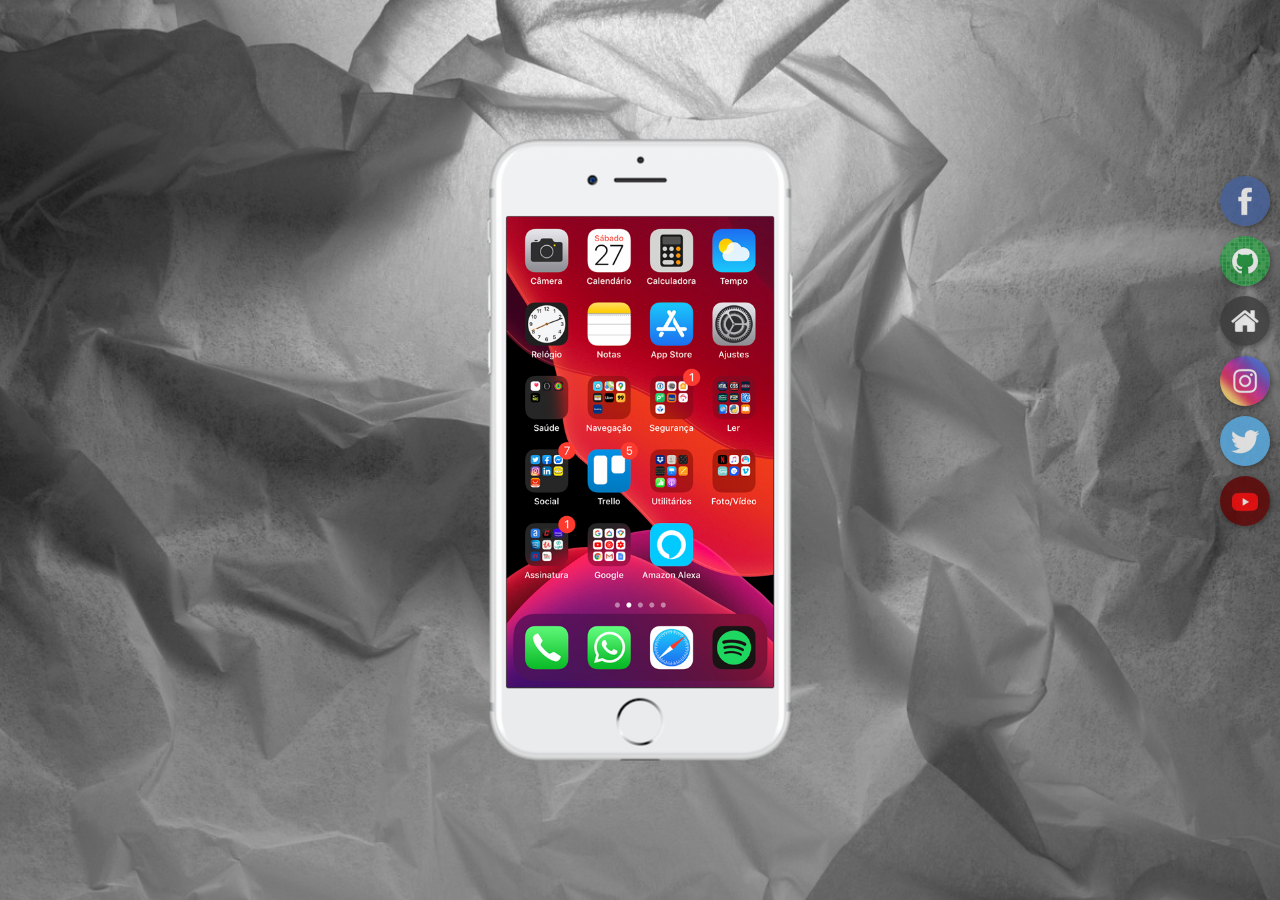
<file: index.html>
<!DOCTYPE html>
<html lang="pt-br">
<head>
    <meta charset="UTF-8">
    <meta http-equiv="X-UA-Compatible" content="IE=edge">
    <meta name="viewport" content="width=device-width, initial-scale=1.0">
    <title>Redes sociais</title>
    <link rel="shortcut icon" href="imagens/favicon.ico" type="image/x-icon">
    <link rel="stylesheet" href="estilos/style.css">
</head>
<body>
        <main>
            <section id="telefone">
                <iframe src="home.html" name="home" id="home" frameborder="0" scrolling="yes"></iframe>

            </section>

            <section id="redes-sociais">
                <a href="facebook.html" target="home"> <img src="imagens/logo-facebook.jpg" alt="facebook"></a>


                <a href="github.html" target="home"> <img src="imagens/logo-github.jpg" alt="github"></a>


                <a href="home.html" target="home"> <img src="imagens/logo-home.jpg" alt="home"></a>


                <a href="instagram.html" target="home"> <img src="imagens/logo-instagram.jpg" alt="instagram"></a>


                <a href="twitter.html" target="home"> <img src="imagens/logo-twitter.jpg" alt="twitter"></a>


                <a href="youtube.html" target="home"> <img src="imagens/logo-youtube.jpg" alt="youtube"></a>

                    
            </section>

        </main>
    
</body>
</html>
</file>
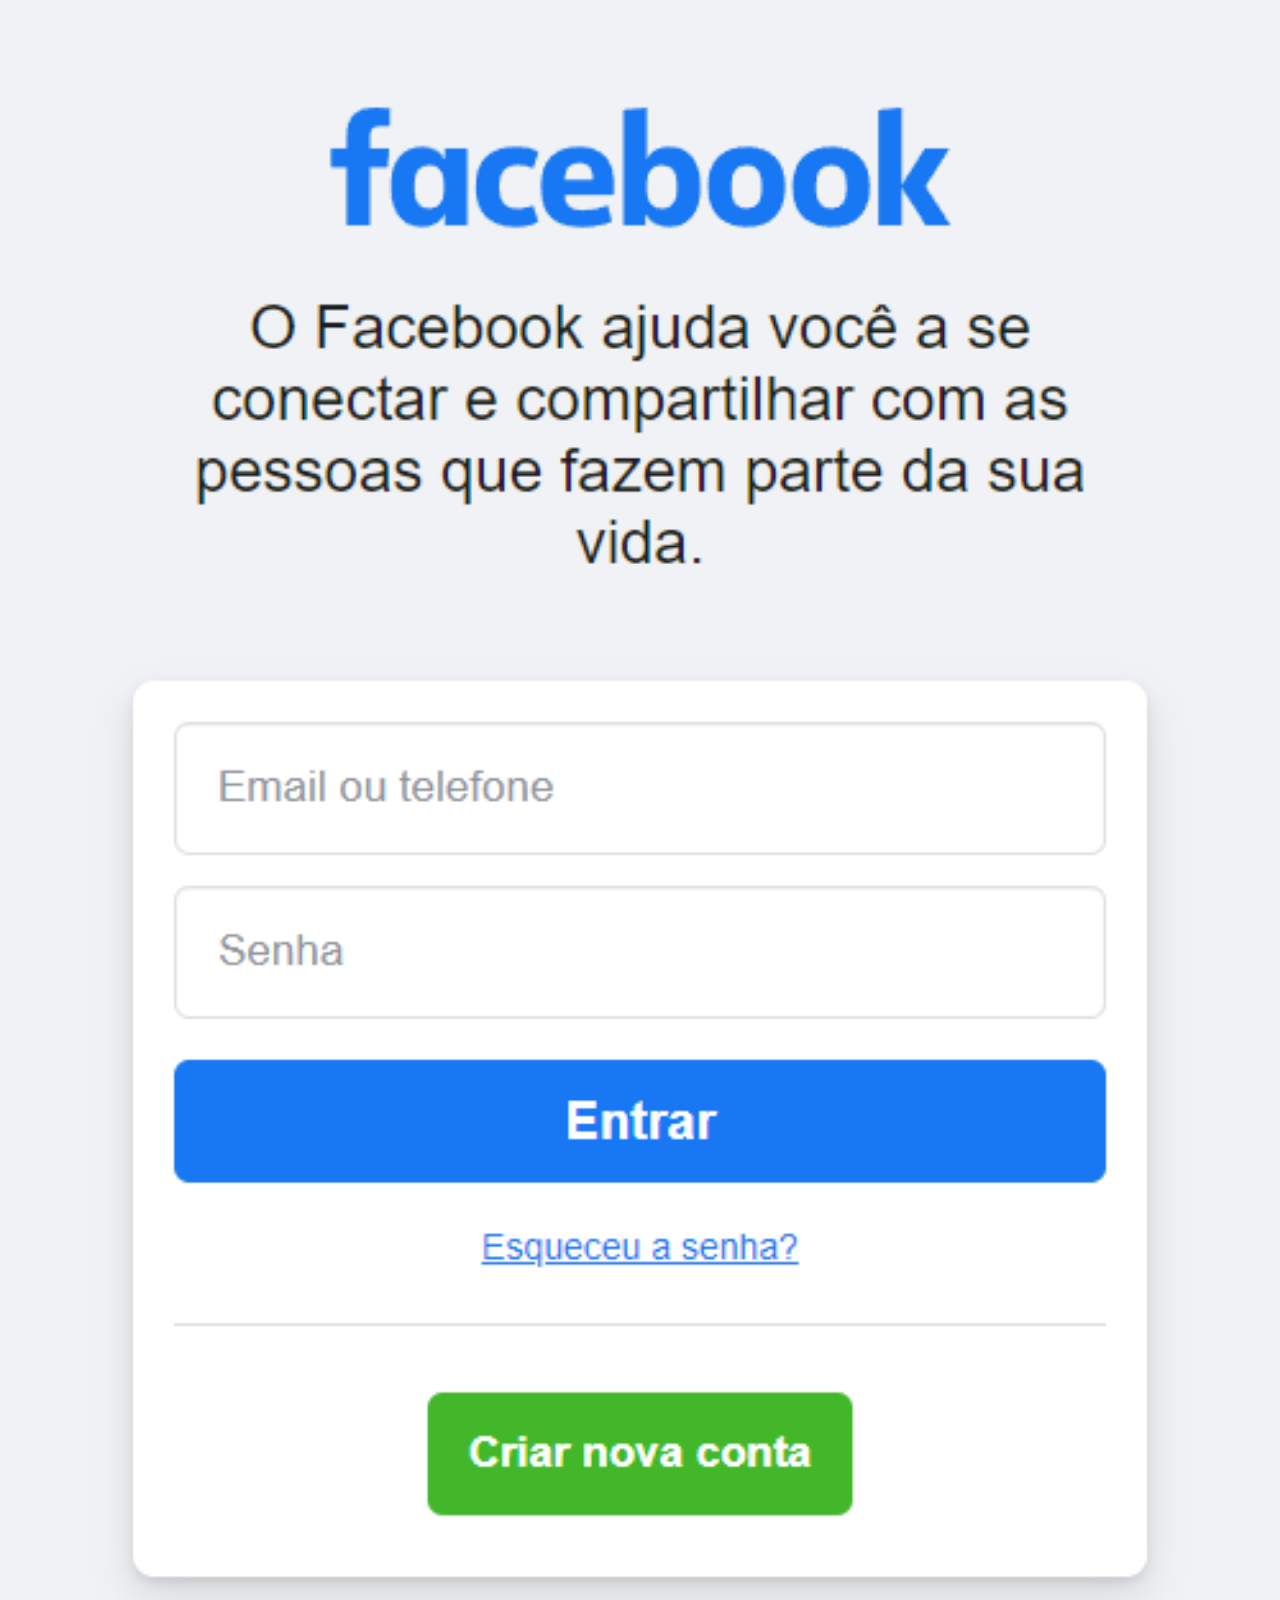
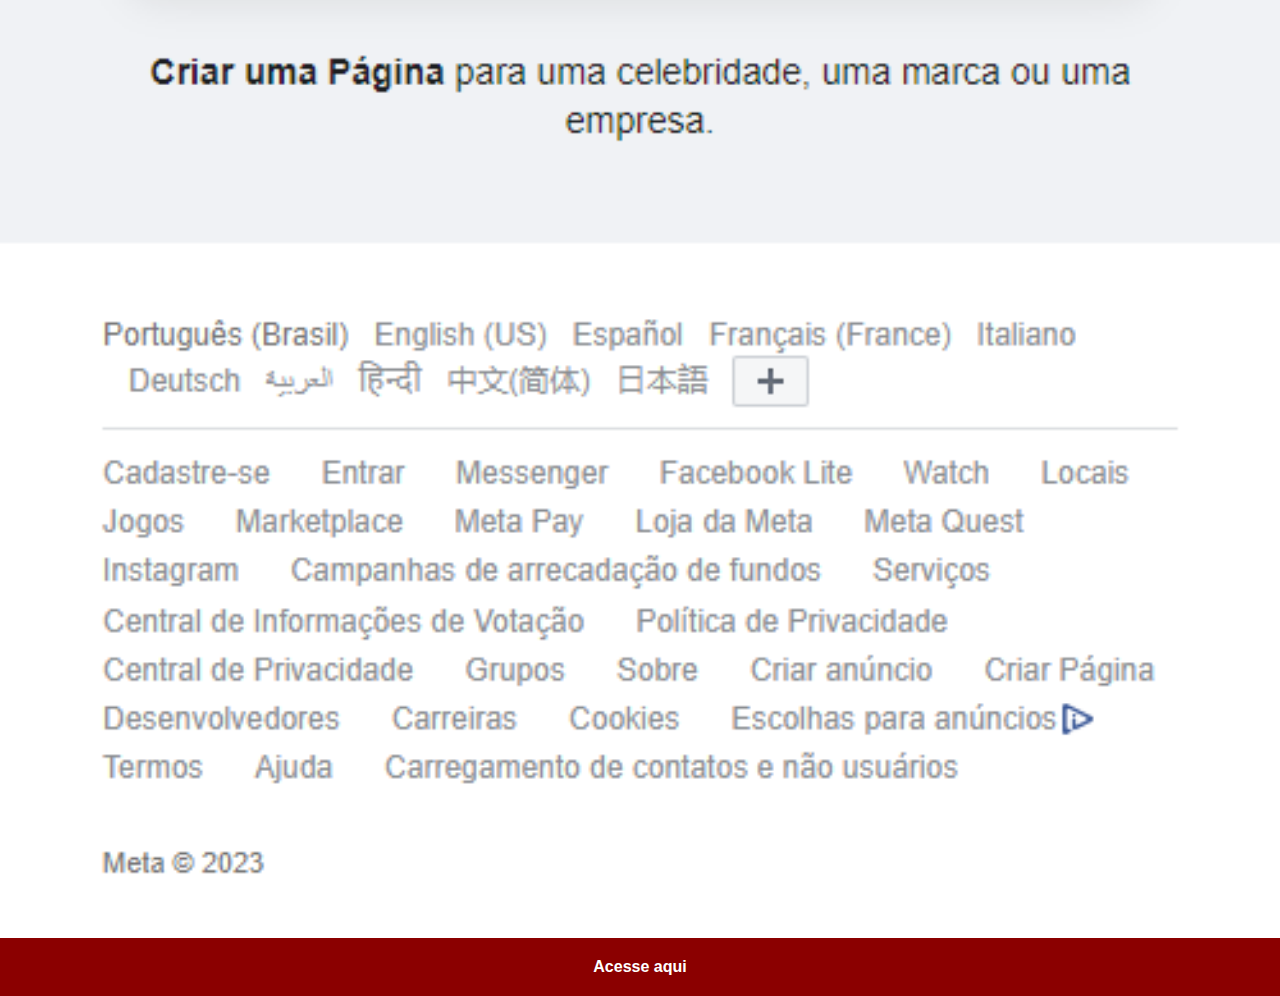
<file: facebook.html>
<!DOCTYPE html>
<html lang="pt-br">
<head>
    <meta charset="UTF-8">
    <meta http-equiv="X-UA-Compatible" content="IE=edge">
    <meta name="viewport" content="width=device-width, initial-scale=1.0">
    <link rel="stylesheet" href="estilos/social.css">
    <title>facebook</title>
</head>
<body>
    <img src="imagens/facebook print.png" alt="facebook">
    <a href="#">Acesse aqui</a>
</body>
</html>
</file>
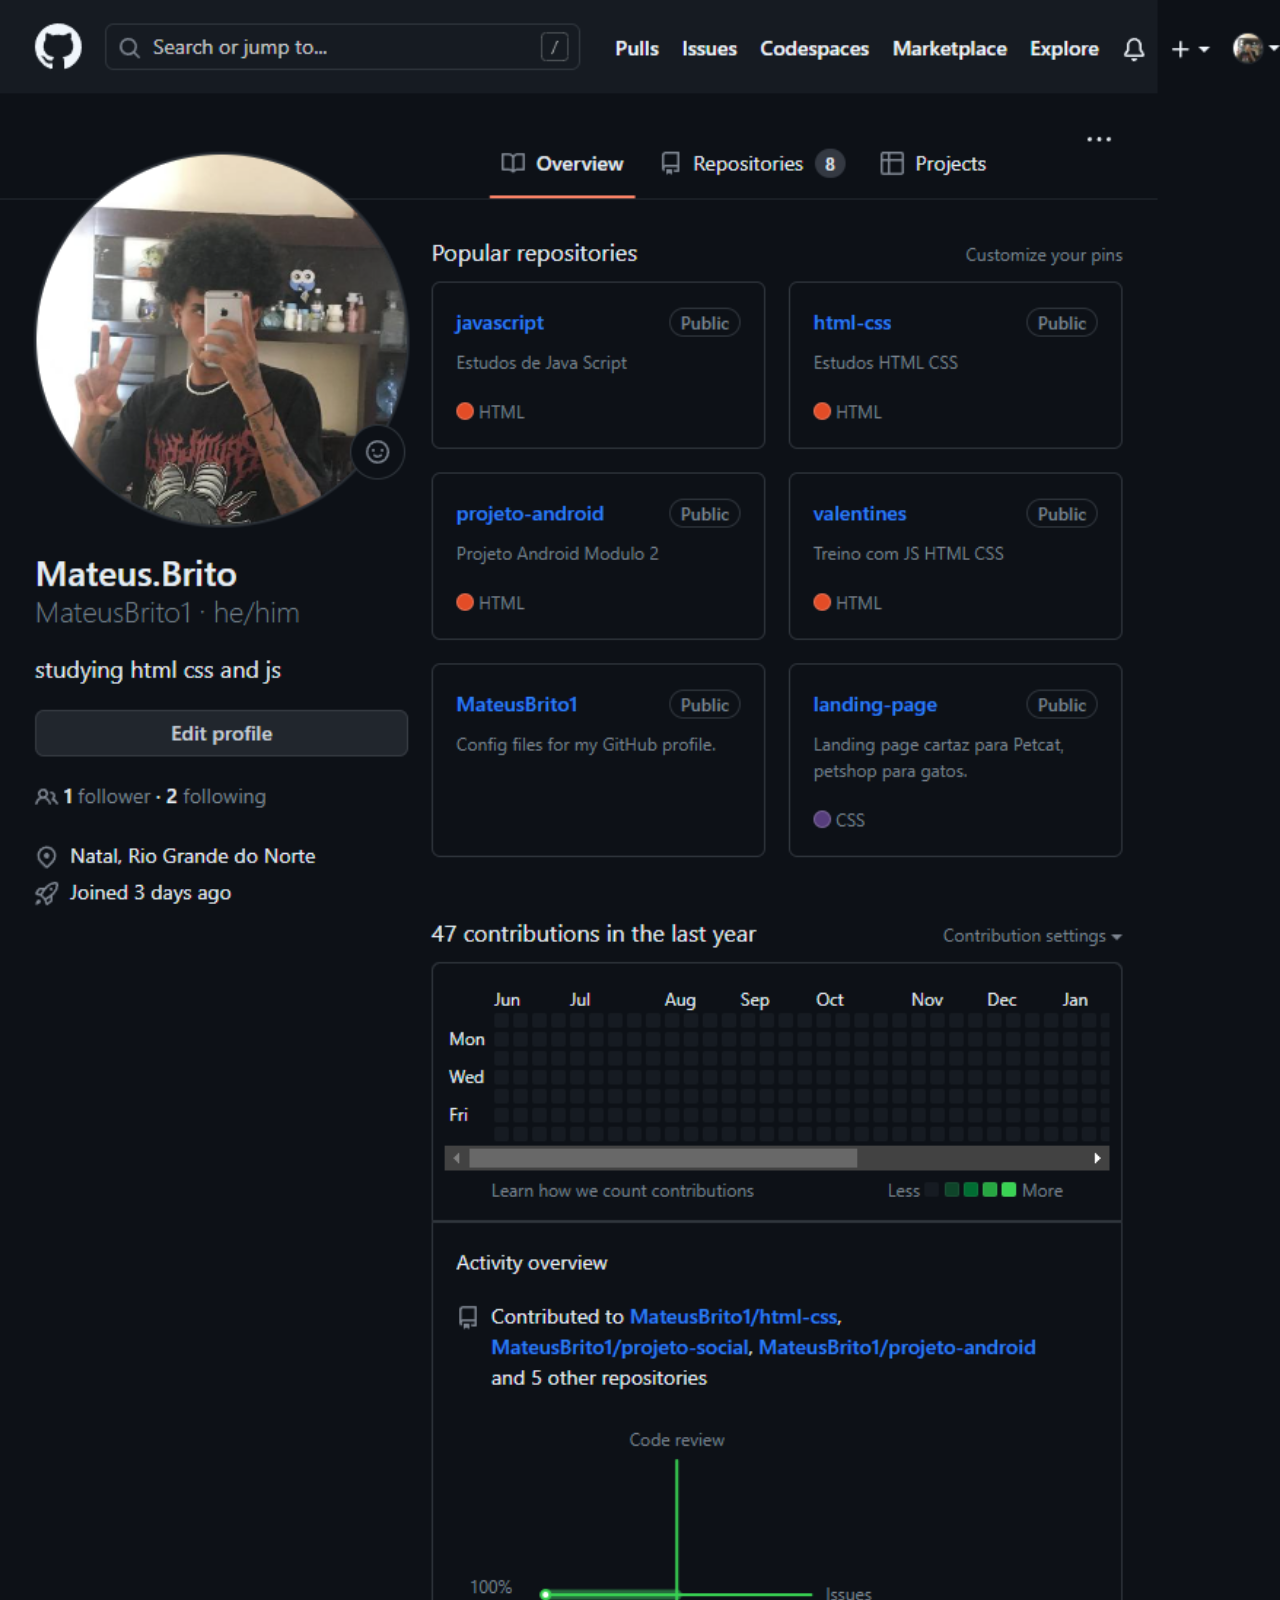
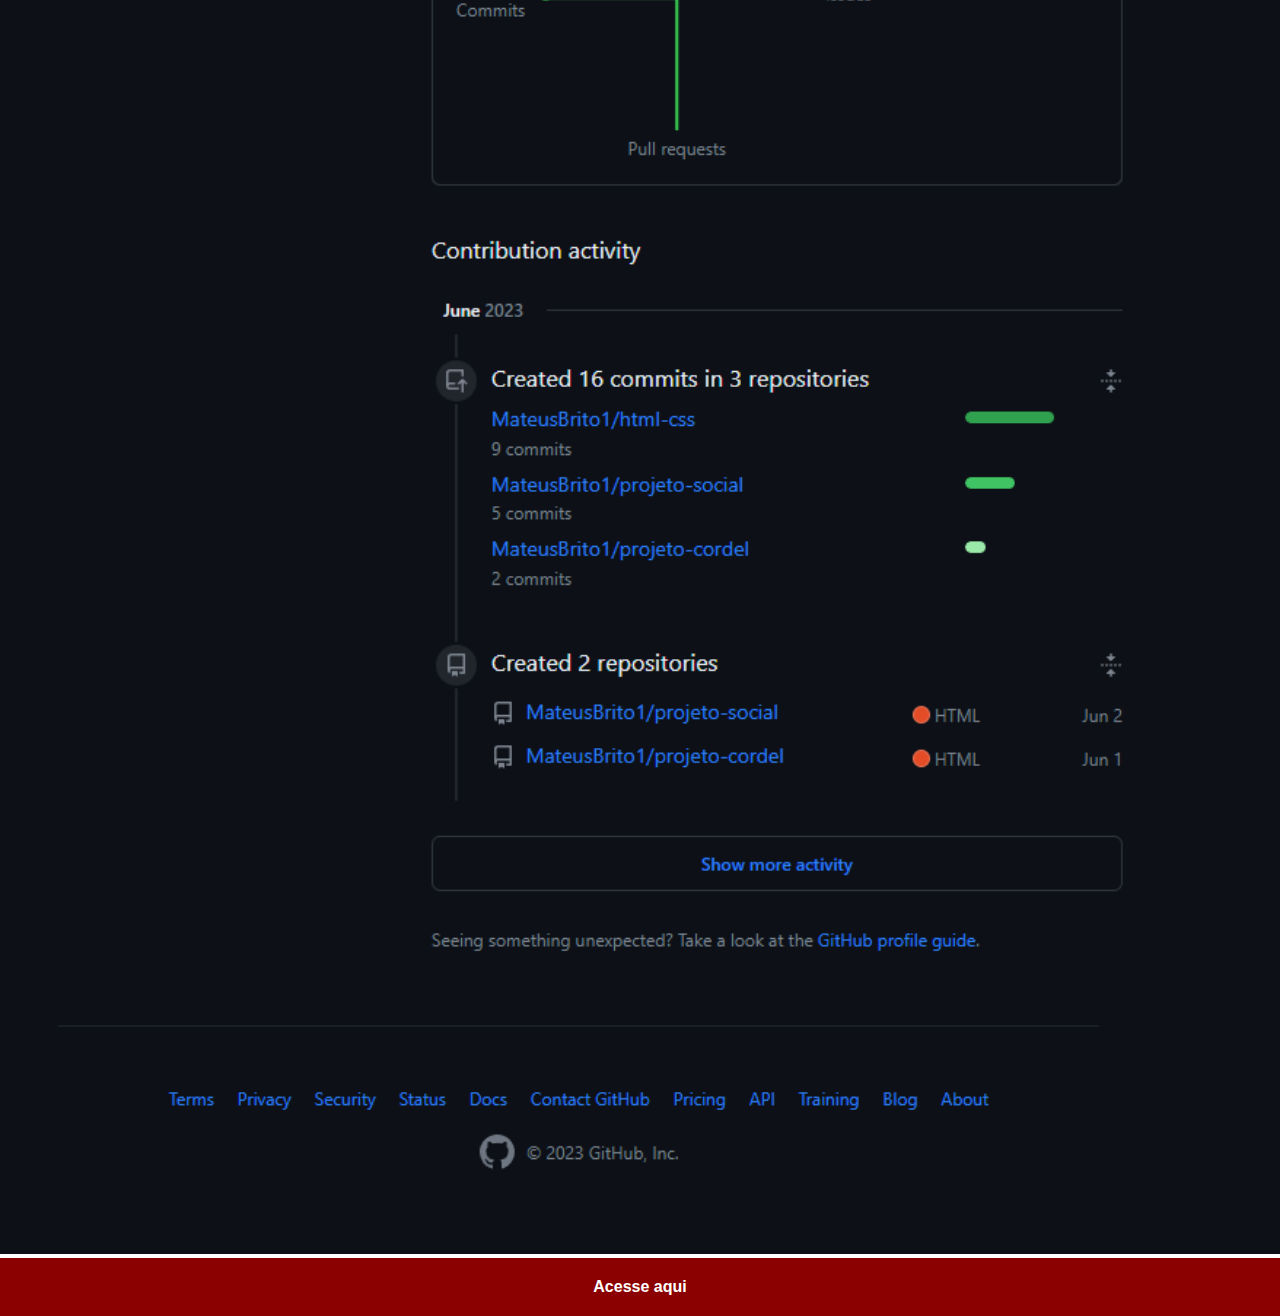
<file: github.html>
<!DOCTYPE html>
<html lang="pt-br">
<head>
    <meta charset="UTF-8">
    <meta http-equiv="X-UA-Compatible" content="IE=edge">
    <meta name="viewport" content="width=device-width, initial-scale=1.0">
    <link rel="stylesheet" href="estilos/social.css">
    <title>github</title>
</head>
<body>
        <img src="imagens/twitter github.png" alt="github">
        <a href="https://github.com/MateusBrito1" target="_blank"> Acesse aqui</a>
</body>
</html>
</file>
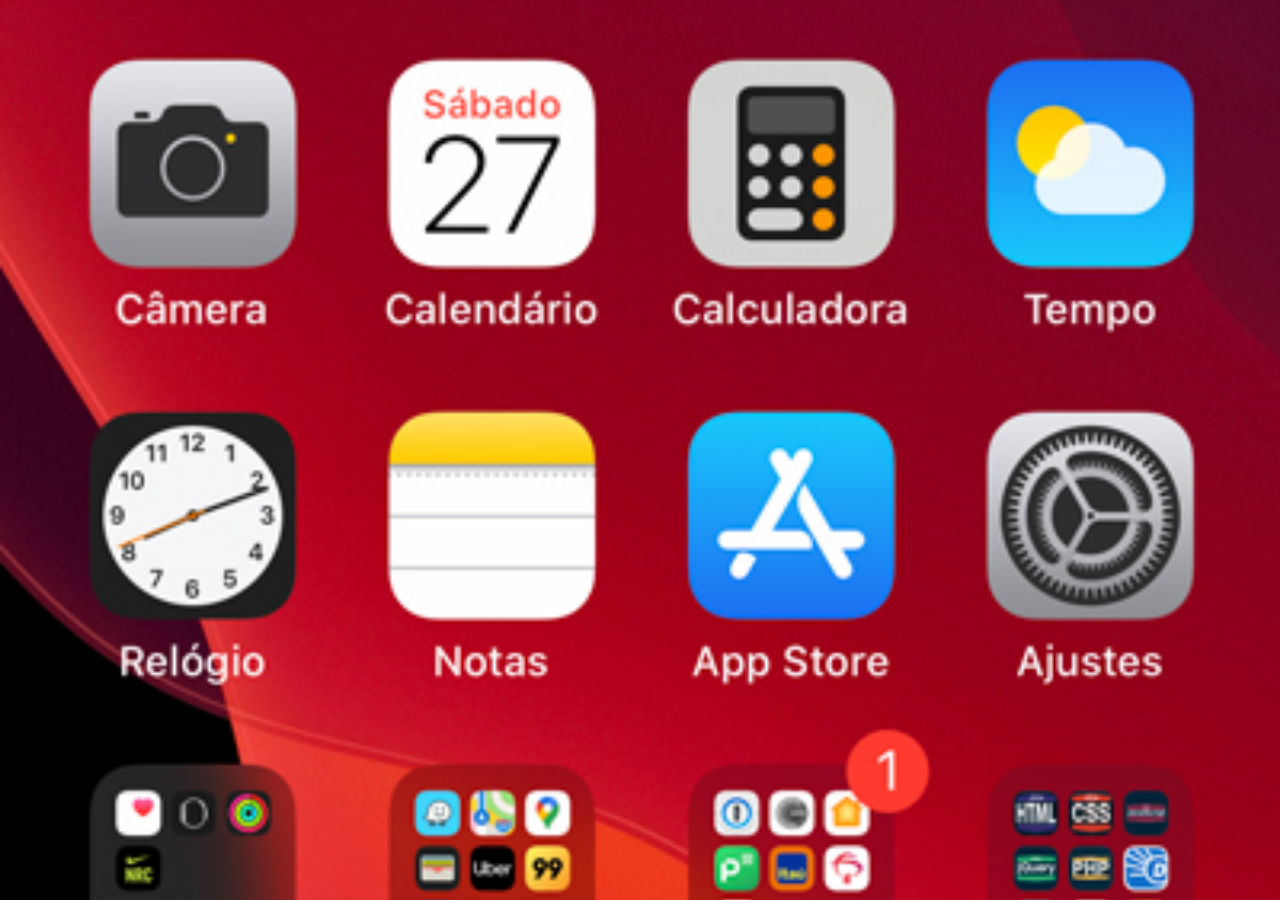
<file: home.html>
<!DOCTYPE html>
<html lang="pt-br">
<head>
    <meta charset="UTF-8">
    <meta http-equiv="X-UA-Compatible" content="IE=edge">
    <meta name="viewport" content="width=device-width, initial-scale=1.0">
    <title>Home</title>
    <style>
        * {
            margin: 0px;
            padding: 0px;
        }

        body {
            width: 100vw;
            height: 100vh;  
            background: black url(imagens/tela-home.jpg) no-repeat top center;
            background-size: cover;
        }

    </style>
</head>
<body>
    
</body>
</html>
</file>
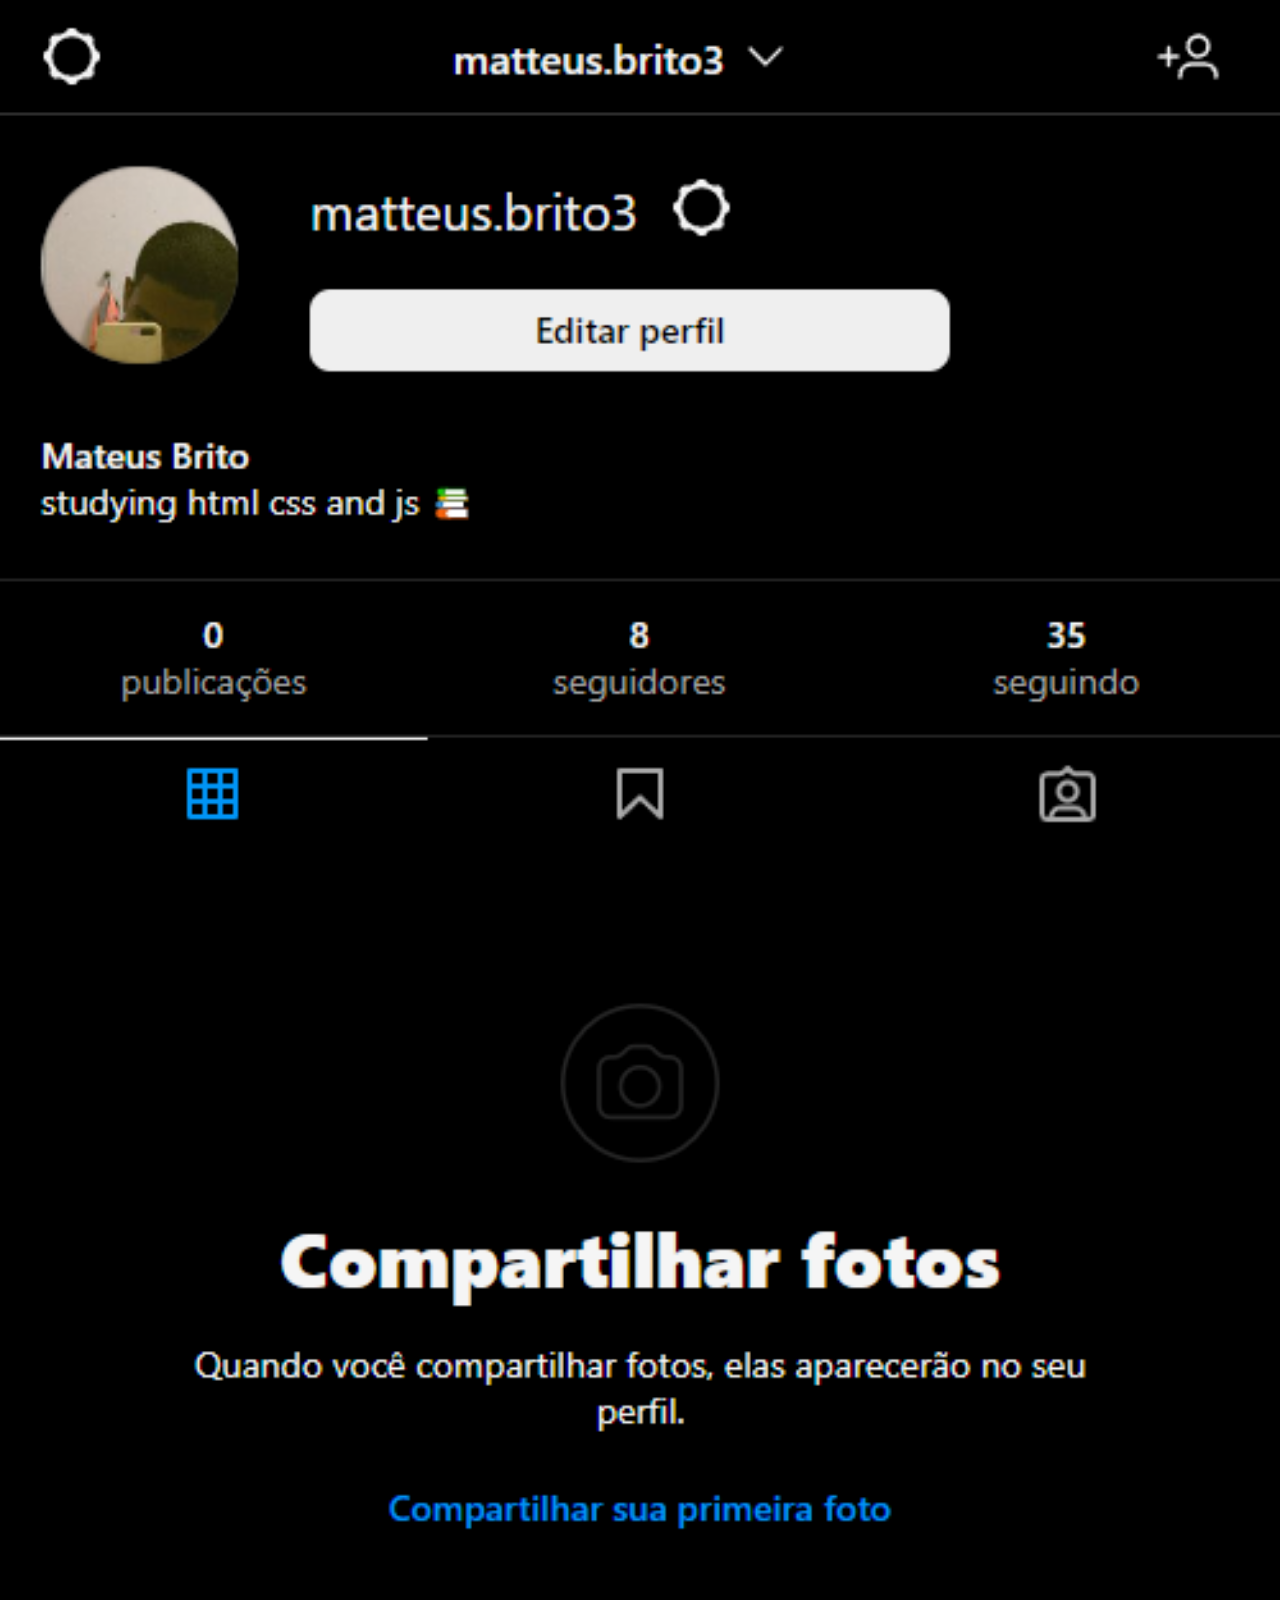
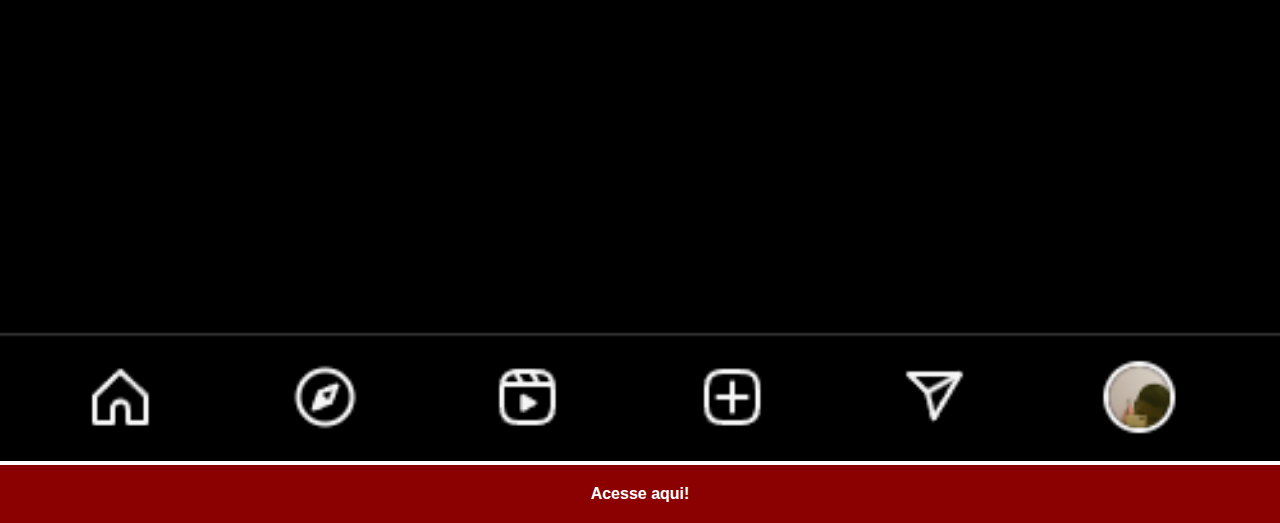
<file: instagram.html>
<!DOCTYPE html>
<html lang="pt-br">
<head>
    <meta charset="UTF-8">
    <meta http-equiv="X-UA-Compatible" content="IE=edge">
    <meta name="viewport" content="width=device-width, initial-scale=1.0">
    <link rel="stylesheet" href="estilos/social.css">
    <title>Document</title>
</head>
<body>
    <img src="imagens/print instagram.png" alt="instagram">
    <a href="https://www.instagram.com/matteus.brito3/" target="_blank">Acesse aqui!</a>
</body>
</html>
</file>
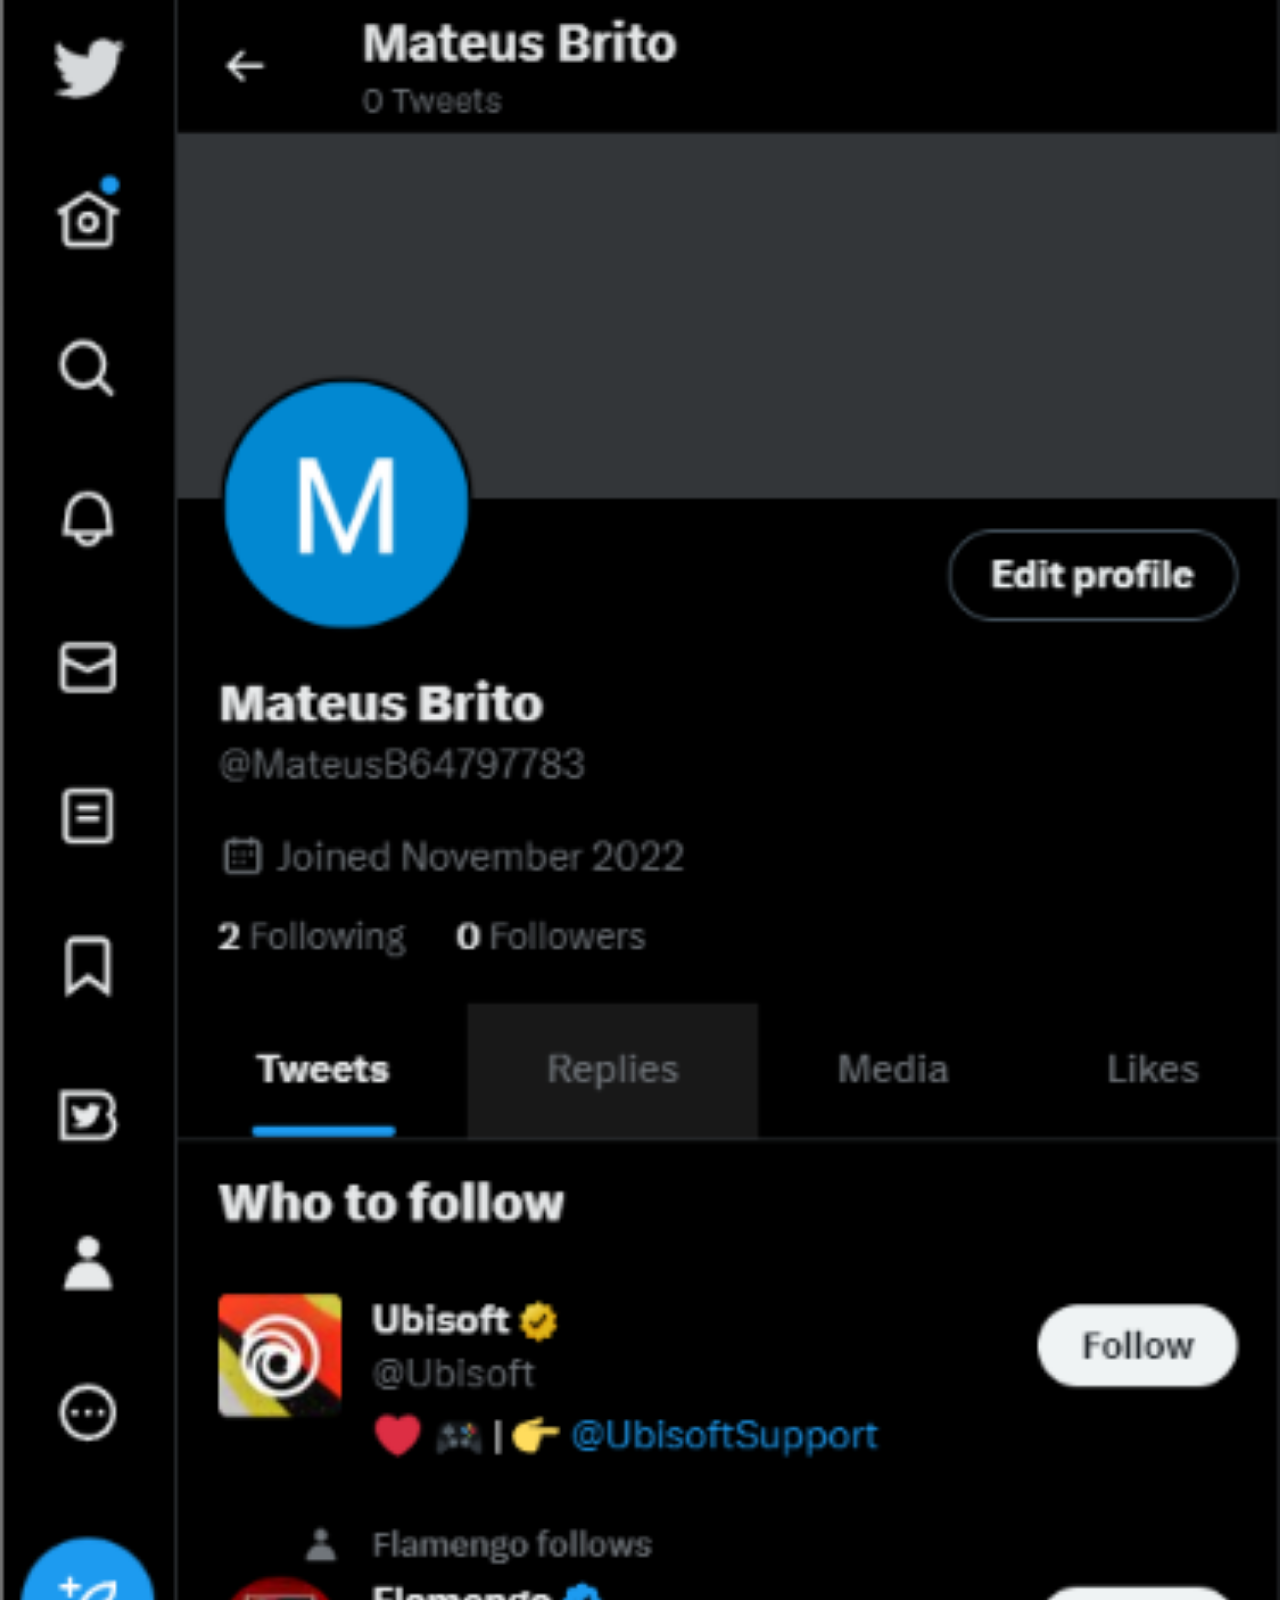
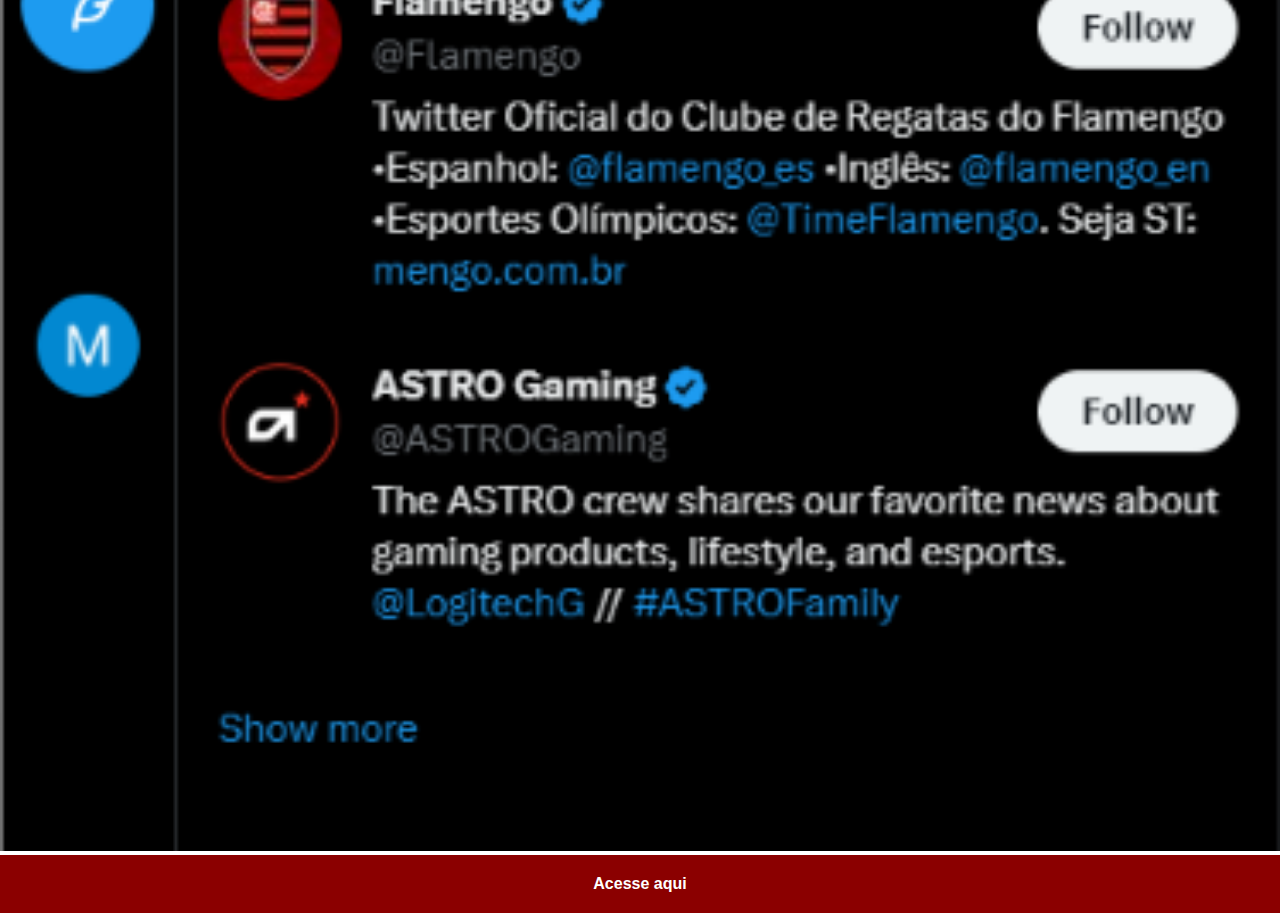
<file: twitter.html>
<!DOCTYPE html>
<html lang="pt-br">
<head>
    <meta charset="UTF-8">
    <meta http-equiv="X-UA-Compatible" content="IE=edge">
    <meta name="viewport" content="width=device-width, initial-scale=1.0">
    <link rel="stylesheet" href="estilos/social.css">
    <title>Twitter</title>
</head>
<body>
        <img src="imagens/twitter-print.png" alt="twitter">
        <a href="https://twitter.com/MateusB64797783" target="_blank"> Acesse aqui</a>
</body>
</html>
</file>
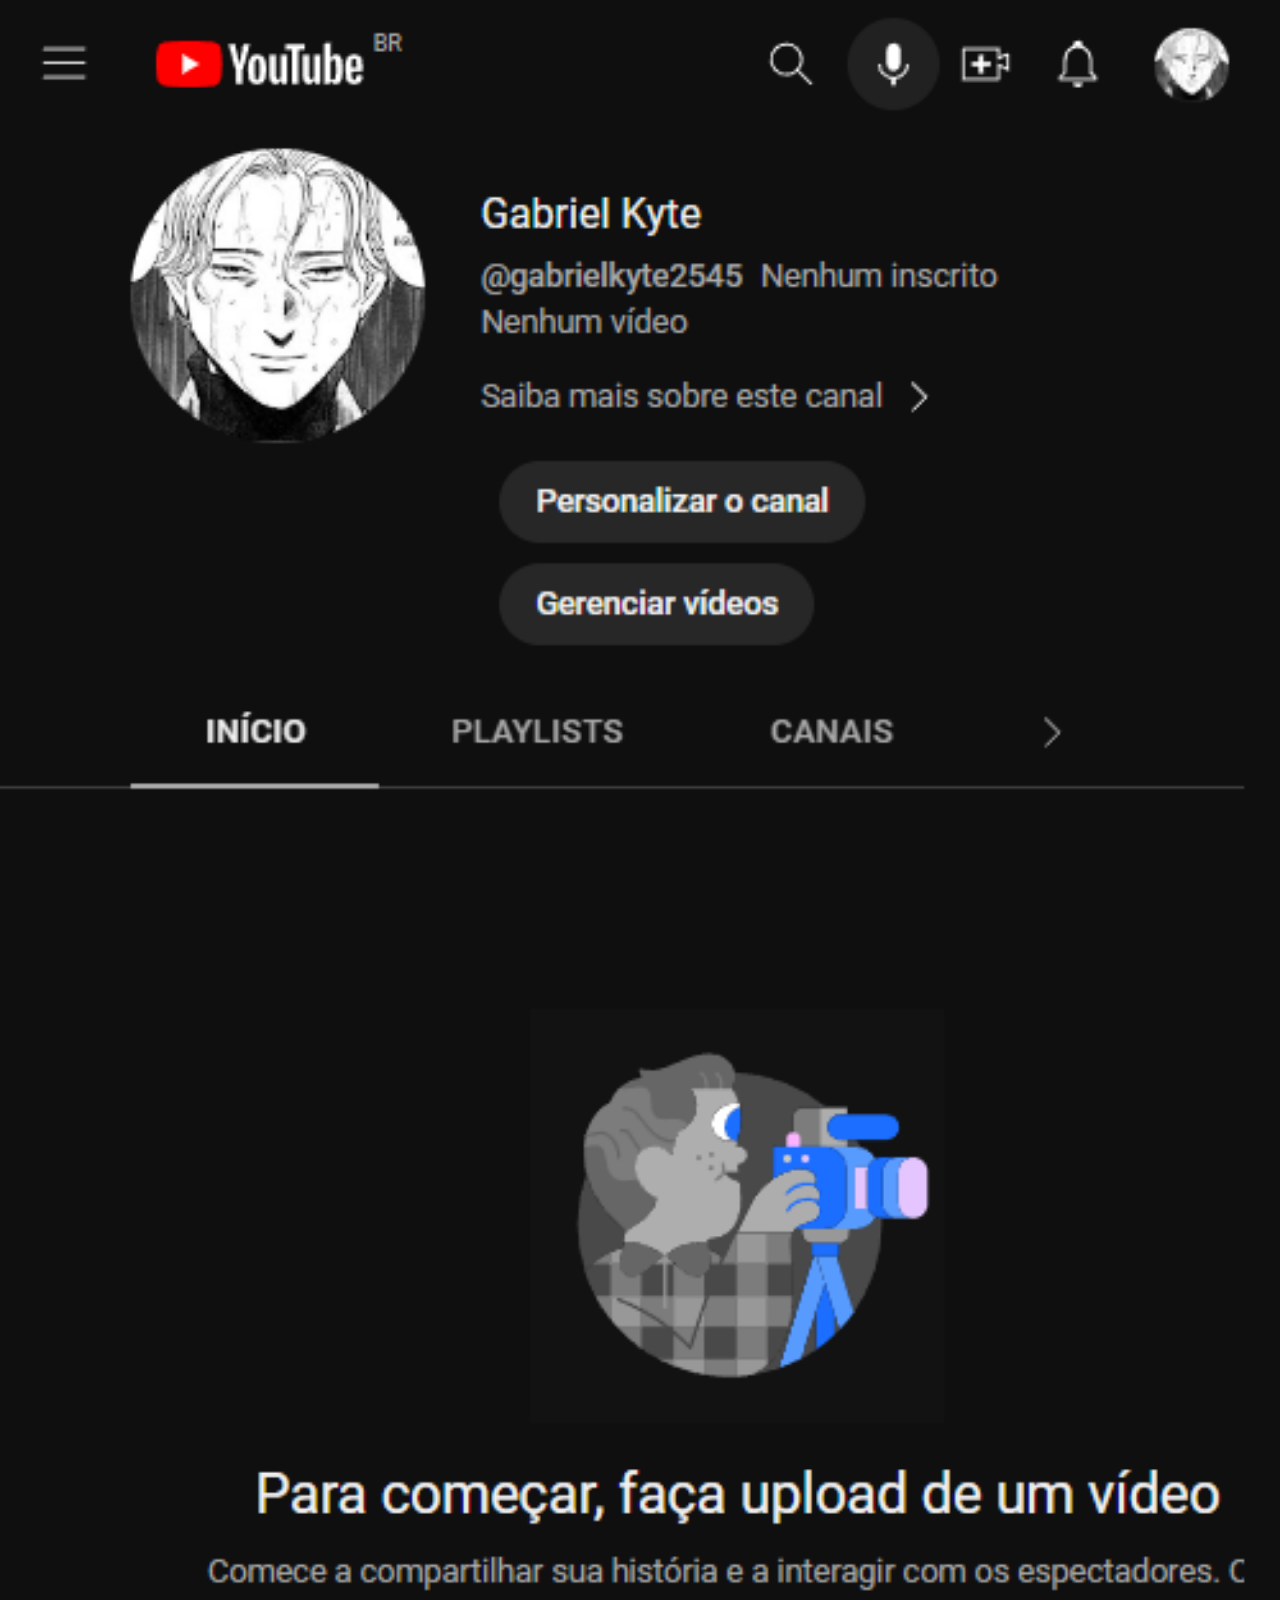
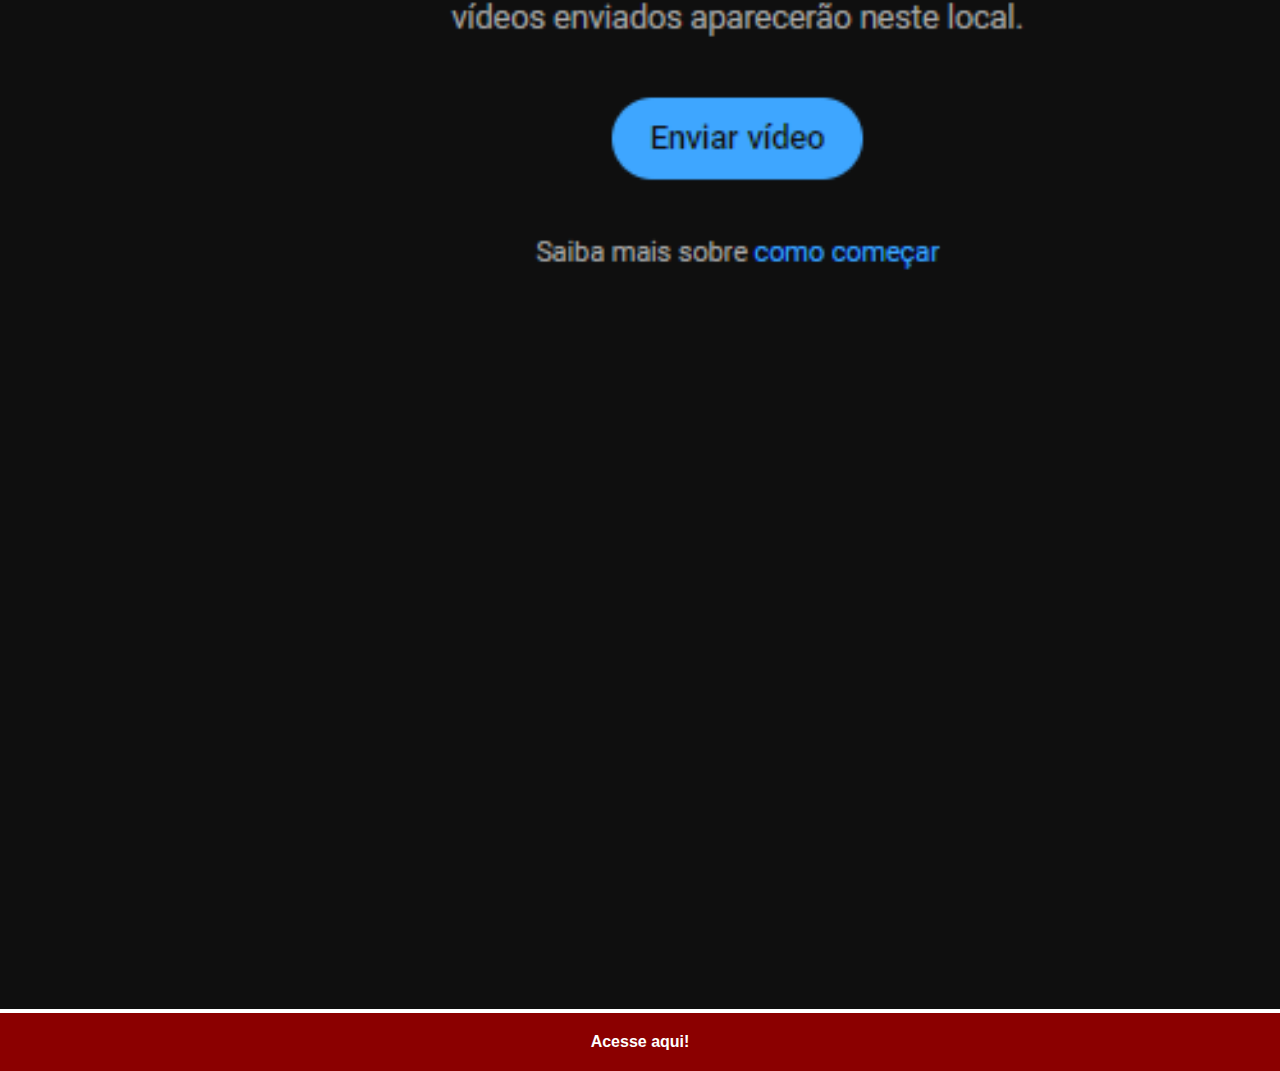
<file: youtube.html>
<!DOCTYPE html>
<html lang="pt-br">
<head>
    <meta charset="UTF-8">
    <meta http-equiv="X-UA-Compatible" content="IE=edge">
    <meta name="viewport" content="width=device-width, initial-scale=1.0">
    <title>Document</title>
    <link rel="stylesheet" href="estilos/social.css">
</head>
<body>
    <img src="imagens/print youtube.png"Youtube">
    <a href="https://www.youtube.com/channel/UCVHYX5j_JyJ6QwAvvabrWmg">Acesse aqui!</a>
</body>
</html>
</file>
<file: estilos/style.css>
* {
    margin: 0;
    padding: 0;
    font-family: Arial, Helvetica, sans-serif;
}   

html, body {
    height: 100vh;
    width: 100vw;
    background-color: black;
}

main {
    height: 100vh;
    position: relative;
    background: url(../imagens/paper-g9bac6bc18_1280.jpg) no-repeat top center;
    background-size: cover;
    background-attachment: fixed;
}


section#telefone {
    position: absolute;
    top: 50%;
    left: 50%;
    transform: translate(-50%, -50%);


    height: 627px;
    width: 311px;
    background: url(../imagens/frame-iphone.png) no-repeat; 
}

iframe#home {
    position: relative;
    top: 80px;
    left: 22px;
    height: 471px;
    width: 267px;
}

section#redes-sociais img{
    width: 50px;
    height: 100%;
    border-radius: 50%;
    overflow: hidden;
    display: flex;
    margin: 10px;
    box-shadow: 2px 2px 5px rgba(0, 0, 0, 0.404);
    transition-duration: .5s;
    opacity: 80%;
    box-sizing: border-box;
}

section#redes-sociais img:hover {
    opacity: 100%;
    border: 2px solid white;
    transform: scale(1.1) translate(-2px, -2px);
    box-shadow: 5px 5px 10px rgba(0, 0, 0, 0.600);

}


section#redes-sociais {
    position: absolute;
    right: 0px;
    margin-top: 13%;
}
</file>
<file: estilos/social.css>
* {
    margin: 0;
    padding: 0;
    font-family: Arial, Helvetica, sans-serif;
}

::-webkit-scrollbar{
    width: 0;
    height: 0;

}

img {  
    width: 100vw;
}

a {
    display: block;
    background-color: darkred;
    padding: 20px;
    text-align: center;
    font-weight: bolder;
    text-decoration: none;
    color: white;
}

a:hover {
    background-color: red;
}
</file>
